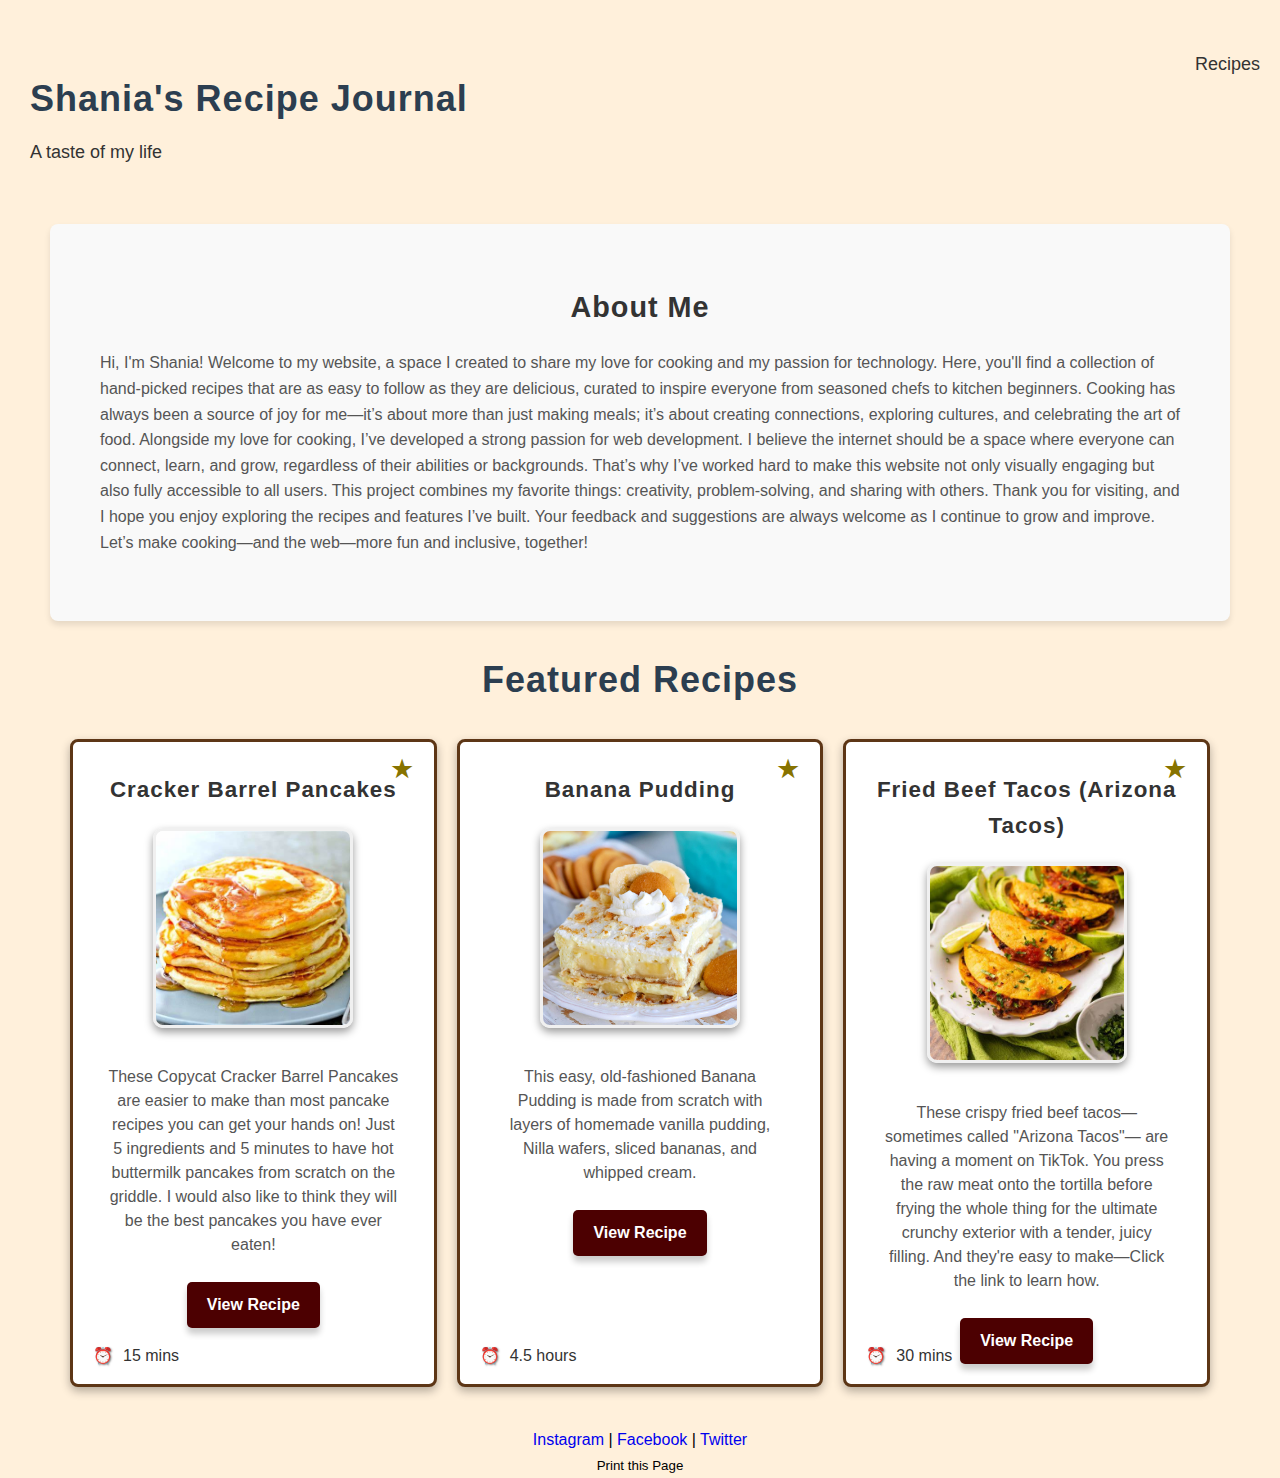
<file: index.html>
<!DOCTYPE html>
<html lang="en">
<head>
    <meta charset="UTF-8">
    <meta name="viewport" content="width=device-width, initial-scale=1.0">
    <title>My Recipe Website</title>
    <link rel="stylesheet" href="css/reset.css"> <!-- Reset CSS -->
    <link rel="stylesheet" href="css/style.css"> <!-- Custom Styles -->
</head>
<body>
    <!-- Header with title, subtitle, and navbar -->
    <header>
        <div class="header-content">
            <!-- Left side: Title and Subtitle -->
            <div class="title-subtitle">
                <h1>Shania's Recipe Journal</h1>
                <p>A taste of my life</p>
            </div>

            <!-- Right side: Navbar -->
            <nav>
                <ul>
                    <li><a href="recipes.html">Recipes</a></li>
                </ul>
            </nav>
        </div>
    </header>

    <main>
        <div class="about-me-card">
            <div class="about-me-content">
                <h2>About Me</h2>
                <p>Hi, I'm Shania! Welcome to my website, a space I created to share my love 
                    for cooking and my passion for technology. Here, you'll find a collection 
                    of hand-picked recipes that are as easy to follow as they are delicious, curated 
                    to inspire everyone from seasoned chefs to kitchen beginners.

                    Cooking has always been a source of joy for me—it’s about more than just making 
                    meals; it’s about creating connections, exploring cultures, and celebrating the 
                    art of food. Alongside my love for cooking, I’ve developed a strong passion for web 
                    development. I believe the internet should be a space where everyone can connect, learn, 
                    and grow, regardless of their abilities or backgrounds. That’s why I’ve worked hard to 
                    make this website not only visually engaging but also fully accessible to all users.
                    
                    This project combines my favorite things: creativity, problem-solving, and sharing with others. 
                    Thank you for visiting, and I hope you enjoy exploring the recipes and features I’ve built. 
                    Your feedback and suggestions are always welcome as I continue to grow and improve. Let’s make 
                    cooking—and the web—more fun and inclusive, together!
                </p>
            </div>
        </div>
        
        <h2>Featured Recipes</h2>
        <div class="recipe-container">
            <div class="recipe-card">
                <h3>Cracker Barrel Pancakes</h3>
                <img src="images/pancakes.jpg" alt="Cracker Barrel Buttermilk Pancakes" class="recipe-image">
                <p>These Copycat Cracker Barrel Pancakes are easier to make than most 
                    pancake recipes you can get your hands on! Just 5 ingredients and
                    5 minutes to have hot buttermilk pancakes from scratch on the
                    griddle. I would also like to think they will be the best pancakes you have ever eaten!</p>
                    <div class="star-rating">
                        <span class="star">★</span>
                    </div>
                <a href="https://www.mirlandraskitchen.com/copycat-cracker-barrel-pancakes/" target="_blank" class="recipe-button">View Recipe</a>
                <div class="recipe-time">
                    <span class="clock-icon">⏰</span> <!-- Unicode clock emoji -->
                    <span>15 mins</span>
                </div>
            </div>
            <div class="recipe-card" data-recipe="Banana Pudding">
                <h3>Banana Pudding</h3>
                <img src="images/bp.jpg" alt="Banana Pudding" class="recipe-image">
                <p>This easy, old-fashioned Banana Pudding is made from 
                    scratch with layers of homemade vanilla pudding, Nilla 
                    wafers, sliced bananas, and whipped cream.</p>
                    <div class="star-rating">
                        <span class="star">★</span>
                    </div>
                <a href="https://tastesbetterfromscratch.com/banana-pudding/" target="_blank" class="recipe-button">View Recipe</a>
                <div class="recipe-time">
                    <span class="clock-icon">⏰</span> <!-- Unicode clock emoji -->
                    <span>4.5 hours</span>
                </div>
            </div>
            <div class="recipe-card" data-recipe="Fried Beef Tacos">
                <h3>Fried Beef Tacos (Arizona Tacos)</h3>
                <img src="images/tacos.jpg" alt="Fried Beef Tacos" class="recipe-image">
                <p>These crispy fried beef tacos—sometimes called "Arizona Tacos"— are having a moment on TikTok.
                     You press the raw meat onto the tortilla before frying the whole thing for the ultimate crunchy 
                     exterior with a tender, juicy filling. And they're easy to make—Click the link to learn how.</p>
                    <div class="star-rating">
                        <span class="star">★</span>
                    </div>
                <a href="https://www.allrecipes.com/fried-beef-tacos-recipe-7511180" target="_blank" class="recipe-button">View Recipe</a>
                <div class="recipe-time">
                    <span class="clock-icon">⏰</span> <!-- Unicode clock emoji -->
                    <span>30 mins</span>
                </div>
            </div>
        </div>

    </main>

    <footer>
        <div class="social-media">
            <a href="https://www.instagram.com" target="_blank">Instagram</a> |
            <a href="https://www.facebook.com" target="_blank">Facebook</a> |
            <a href="https://www.twitter.com" target="_blank">Twitter</a>
        </div>
        <button onclick="window.print()">Print this Page</button> <!-- Print button -->
    </footer>
</body>
</html>
</file>
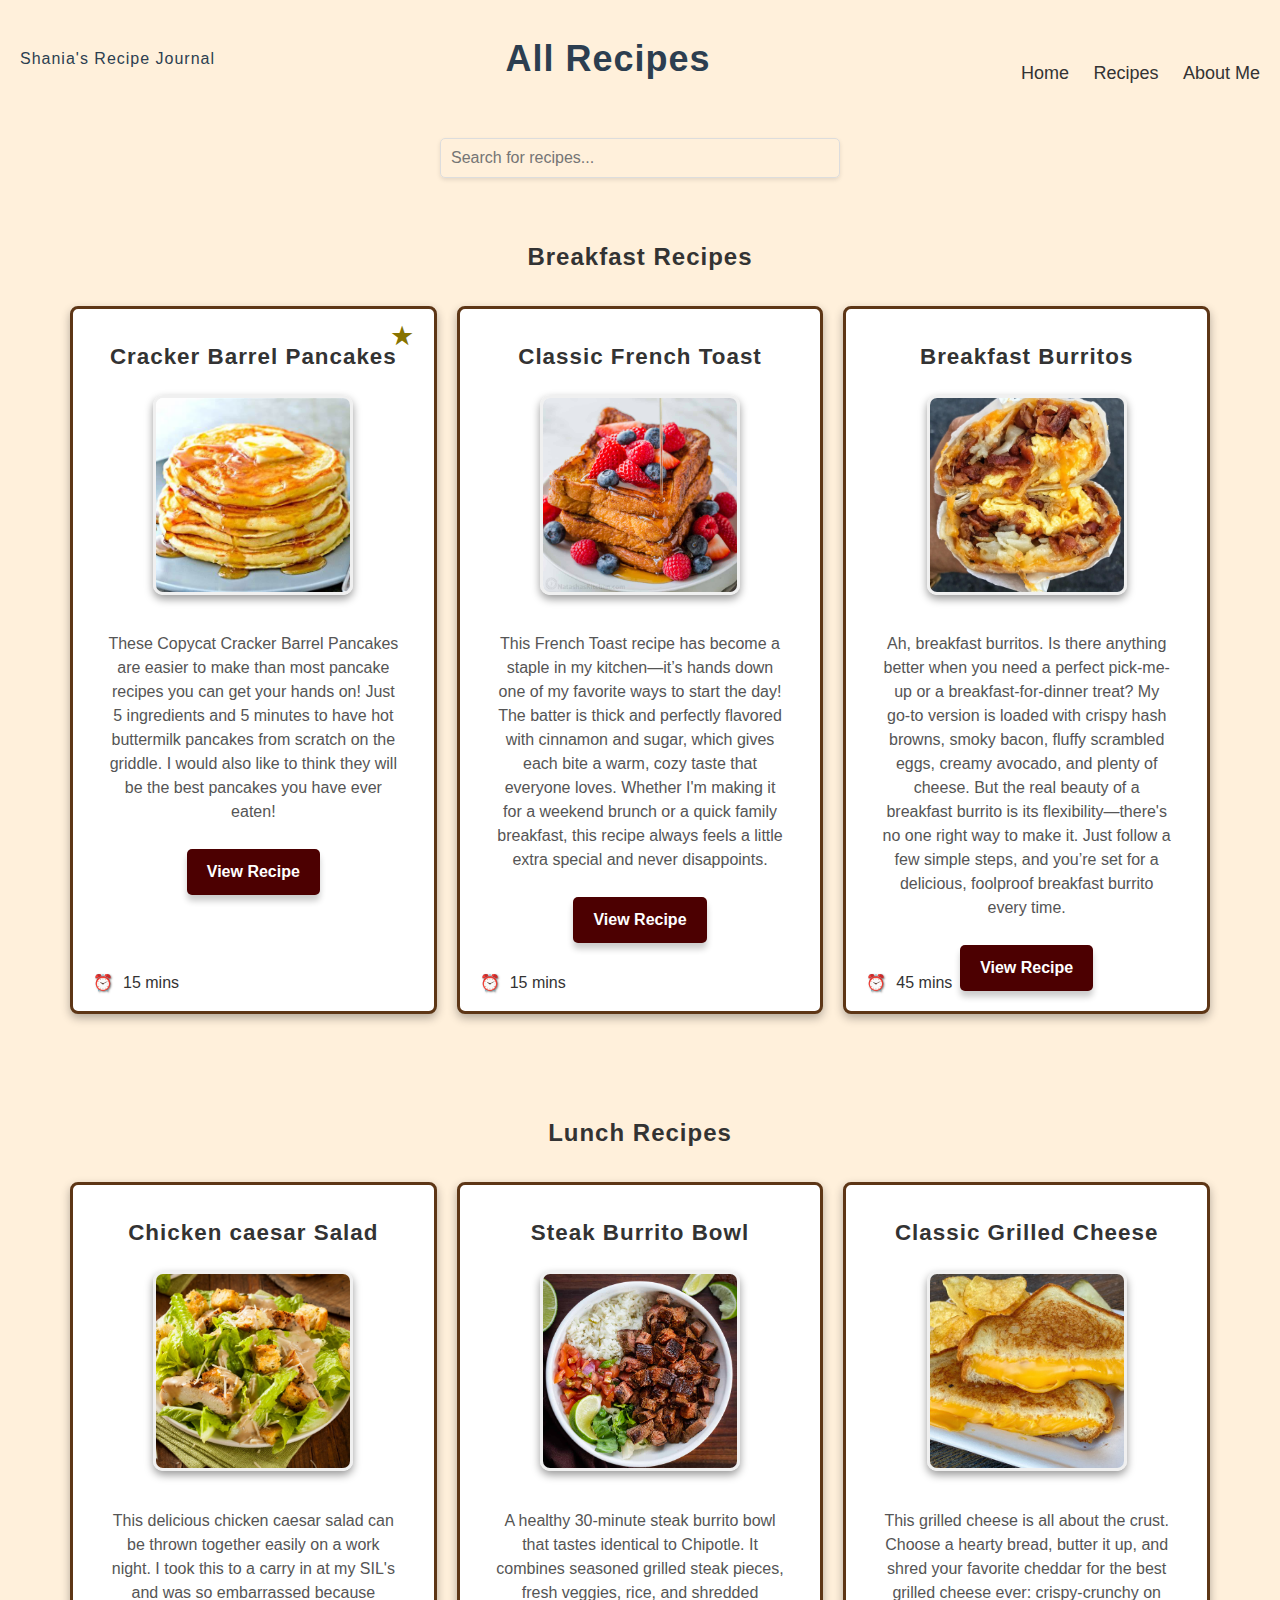
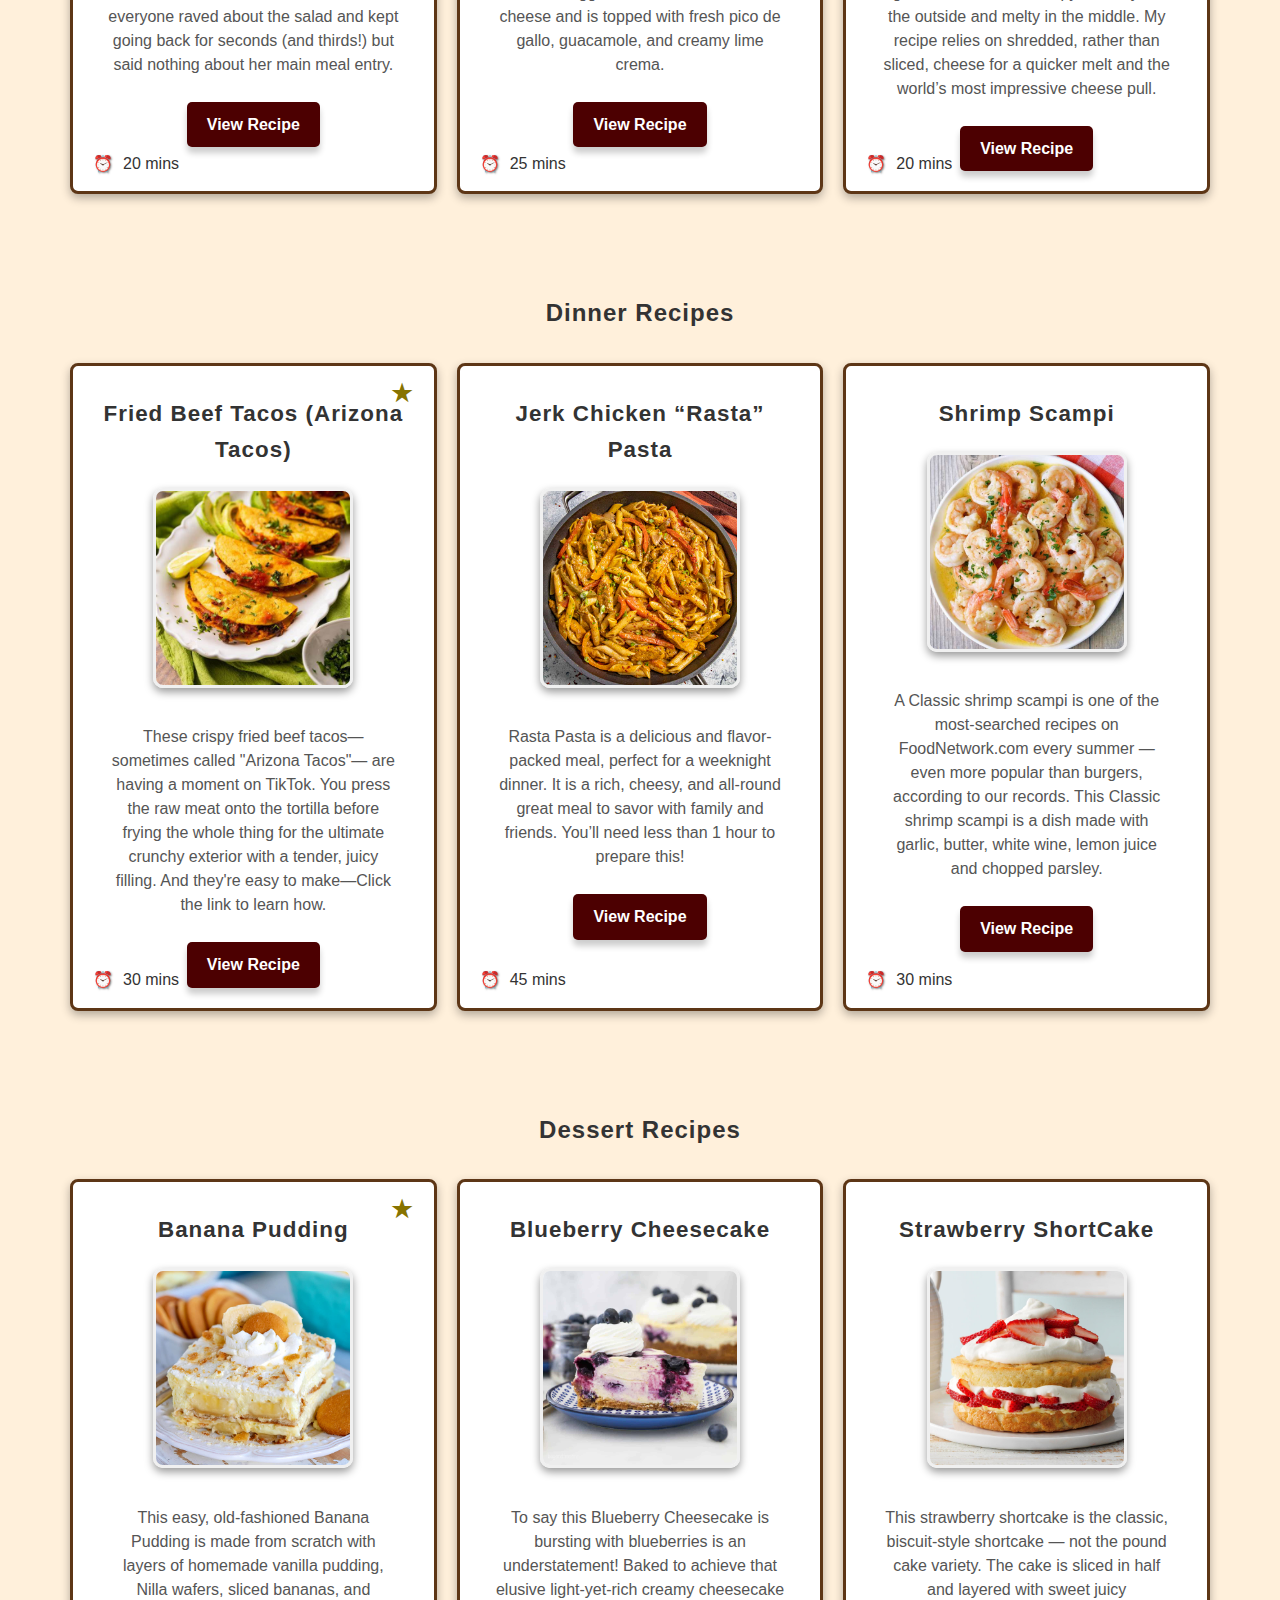
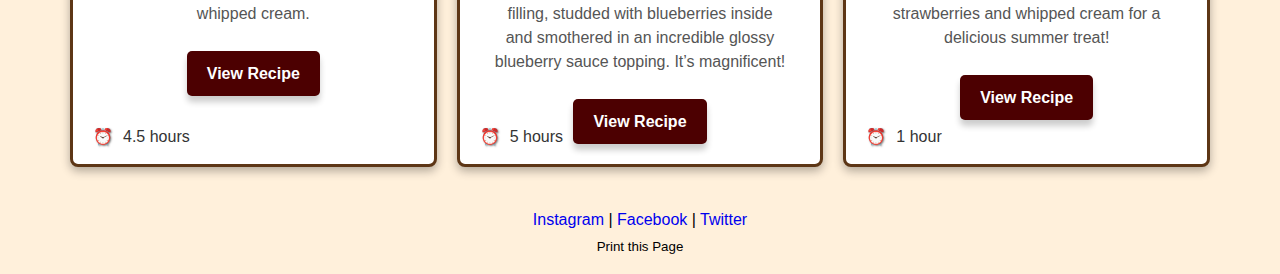
<file: recipes.html>
<!DOCTYPE html>
<html lang="en">
<head>
    <meta charset="UTF-8">
    <meta name="viewport" content="width=device-width, initial-scale=1.0">
    <title>Shania's Recipes</title>
    <link rel="stylesheet" href="css/style.css">
    <link rel="stylesheet" href="css/reset.css"> <!-- Reset CSS -->
</head>
<body>
    <header>
        <h1>Shania's Recipe Journal</h1>
        <h2>All Recipes</h2>
       <nav>
        <ul>
            <li><a href="index.html">Home</a></li>
            <li><a href="recipes.html">Recipes</a>
                <ul class="dropdown">
                    <li><a href="recipes.html#breakfast">Breakfast</a></li>
                    <li><a href="recipes.html#lunch">Lunch</a></li>
                    <li><a href="recipes.html#dinner">Dinner</a></li>
                    <li><a href="recipes.html#desserts">Desserts</a></li>
                </ul>
            </li>
            <li><a href="index.html#aboutme">About Me</a>
        </ul>
    </nav>
    </header>

    <main>
        <div class="search-container">
            <input type="text" id="search-bar" placeholder="Search for recipes..." aria-label="Search recipes">
        </div>
        <section id="breakfast">
            <h2>Breakfast Recipes</h2>
            <!-- List of breakfast recipe cards -->
            <div class="recipe-container">
                    <div class="recipe-card" data-recipe="Cracker Barrel Buttermilk Pancakes">
                        <h3>Cracker Barrel Pancakes</h3>
                        <img src="images/pancakes.jpg" alt="Cracker Barrel Buttermilk Pancakes" class="recipe-image">
                        <p>These Copycat Cracker Barrel Pancakes are easier to make than most 
                            pancake recipes you can get your hands on! Just 5 ingredients and
                            5 minutes to have hot buttermilk pancakes from scratch on the
                            griddle. I would also like to think they will be the best pancakes you have ever eaten!</p>
                            <div class="star-rating">
                                <span class="star">★</span>
                            </div>
                        <a href="https://www.mirlandraskitchen.com/copycat-cracker-barrel-pancakes/" target="_blank" class="recipe-button">View Recipe</a>
                        <div class="recipe-time">
                            <span class="clock-icon">⏰</span> <!-- Unicode clock emoji -->
                            <span>15 mins</span>
                        </div>
                    </div>
                    <div class="recipe-card" data-recipe=" French toast">
                        <h3>Classic French Toast</h3>
                        <img src="images/frenchtoast.jpg" alt="French toast with berries" class="recipe-image">
                        <p>This French Toast recipe has become a staple in my kitchen—it’s hands down 
                            one of my favorite ways to start the day! The batter is thick and perfectly 
                            flavored with cinnamon and sugar, which gives each bite a warm, cozy taste that 
                            everyone loves. Whether I'm making it for a weekend brunch or a quick family breakfast,
                            this recipe always feels a little extra special and never disappoints.</p>
                        <a href="https://tastesbetterfromscratch.com/classic-french-toast/" target="_blank" class="recipe-button">View Recipe</a>
                        <div class="recipe-time">
                            <span class="clock-icon">⏰</span> <!-- Unicode clock emoji -->
                            <span>15 mins</span>
                        </div>
                    </div>
                    <div class="recipe-card" data-recipe="Breakfast Burrito">
                        <h3>Breakfast Burritos</h3>
                        <img src="images/burrito.jpg" alt="Breakfast Burritos" class="recipe-image">
                        <p>Ah, breakfast burritos. Is there anything better when you need a perfect
                            pick-me-up or a breakfast-for-dinner treat? My go-to version is loaded
                            with crispy hash browns, smoky bacon, fluffy scrambled eggs, creamy avocado,
                            and plenty of cheese. But the real beauty of a breakfast burrito is its
                            flexibility—there's no one right way to make it. Just follow a few simple steps, 
                            and you’re set for a delicious, foolproof breakfast burrito every time.</p>
                        <a href="https://www.delish.com/cooking/recipe-ideas/a24569400/breakfast-burrito-recipe/" target="_blank" class="recipe-button">View Recipe</a>
                        <div class="recipe-time">
                            <span class="clock-icon">⏰</span> <!-- Unicode clock emoji -->
                            <span>45 mins</span>
                        </div>
                    </div>
                <p id="no-results" style="display: none; text-align: center; font-size: 18px; margin-top: 20px;">No recipes found. Try searching for something else!</p>
            </div>
        </section>

        <section id="lunch">
            <h2>Lunch Recipes</h2>
            <!-- List of lunch recipe cards -->
            <div class="recipe-container">
                <div class="recipe-card" data-recipe="Chicken Caesar Salad">
                    <h3>Chicken caesar Salad</h3>
                    <img src="images/salad.jpg" alt="Chicken Caesar Salad" class="recipe-image">
                    <p>This delicious chicken caesar salad can be thrown together easily on a work
                        night. I took this to a carry in at my SIL's and was so embarrassed because
                        everyone raved about the salad and kept going back for seconds (and thirds!)
                        but said nothing about her main meal entry.</p>
                    <a href="https://www.food.com/recipe/easy-chicken-caesar-salad-98522" target="_blank" class="recipe-button">View Recipe</a>
                    <div class="recipe-time">
                        <span class="clock-icon">⏰</span> <!-- Unicode clock emoji -->
                        <span>20 mins</span>
                    </div>
                </div>
                <div class="recipe-card" data-recipe="Steak Burrito Bowl">
                    <h3>Steak Burrito Bowl</h3>
                    <img src="images/steakbowl.jpg" alt="Steak Burrito Bowl" class="recipe-image">
                    <p>A healthy 30-minute steak burrito bowl that tastes identical to Chipotle. 
                        It combines seasoned grilled steak pieces, fresh veggies, rice, 
                        and shredded cheese and is topped with fresh pico de gallo, guacamole, 
                        and creamy lime crema.</p>
                    <a href="https://healthylittlepeach.com/steak-burrito-bowl-chipotle-copycat/#wprm-recipe-container-41063" target="_blank" class="recipe-button">View Recipe</a>
                    <div class="recipe-time">
                        <span class="clock-icon">⏰</span> <!-- Unicode clock emoji -->
                        <span>25 mins</span>
                    </div>
                </div>
                <div class="recipe-card" data-recipe="Classic Grilled Cheese">
                    <h3>Classic Grilled Cheese</h3>
                    <img src="images/grilledcheese.jpg" alt="Classic Grilled Cheese" class="recipe-image">
                    <p>This grilled cheese is all about the crust. Choose a hearty bread, butter
                        it up, and shred your favorite cheddar for the best grilled cheese ever:
                        crispy-crunchy on the outside and melty in the middle. My recipe relies
                        on shredded, rather than sliced, cheese for a quicker melt and the world’s
                        most impressive cheese pull.</p>
                    <a href="https://www.delish.com/cooking/recipe-ideas/a19610233/how-to-make-best-grilled-cheese/" target="_blank" class="recipe-button">View Recipe</a>
                    <div class="recipe-time">
                        <span class="clock-icon">⏰</span> <!-- Unicode clock emoji -->
                        <span>20 mins</span>
                    </div>
                </div>
                <p id="no-results" style="display: none; text-align: center; font-size: 18px; margin-top: 20px;">No recipes found. Try searching for something else!</p>
            </div>
        </section>

        <section id="dinner">
            <h2>Dinner Recipes</h2>
            <!-- List of dinner recipe cards -->
            <div class="recipe-container">
                <div class="recipe-card" data-recipe="Fried Beef Tacos">
                    <h3>Fried Beef Tacos (Arizona Tacos)</h3>
                    <img src="images/tacos.jpg" alt="Fried Beef Tacos" class="recipe-image">
                    <p>These crispy fried beef tacos—sometimes called "Arizona Tacos"— are having a moment on TikTok.
                         You press the raw meat onto the tortilla before frying the whole thing for the ultimate crunchy 
                         exterior with a tender, juicy filling. And they're easy to make—Click the link to learn how.</p>
                        <div class="star-rating">
                            <span class="star">★</span>
                        </div>
                    <a href="https://www.allrecipes.com/fried-beef-tacos-recipe-7511180" target="_blank" class="recipe-button">View Recipe</a>
                    <div class="recipe-time">
                        <span class="clock-icon">⏰</span> <!-- Unicode clock emoji -->
                        <span>30 mins</span>
                    </div>
                </div>
                <div class="recipe-card" data-recipe="Jerk Chicken Rasta Pasta">
                    <h3>Jerk Chicken “Rasta” Pasta</h3>
                    <img src="images/rastapasta.jpg" alt="Jerk Chicken “Rasta” Pasta" class="recipe-image">
                    <p>Rasta Pasta is a delicious and flavor-packed meal, perfect for a weeknight dinner. It is a rich, cheesy, 
                        and all-round great meal to savor with family and friends. You’ll need less than 1 hour to prepare this!</p>
                    <a href="https://cheflolaskitchen.com/jamaican-rasta-pasta/" target="_blank" class="recipe-button">View Recipe</a>
                    <div class="recipe-time">
                        <span class="clock-icon">⏰</span> <!-- Unicode clock emoji -->
                        <span>45 mins</span>
                    </div>
                </div>
                <div class="recipe-card" data-recipe="Shrimp Scampi">
                    <h3>Shrimp Scampi</h3>
                    <img src="images/shrimp.jpg" alt="Shrimp Scampi" class="recipe-image">
                    <p>A Classic shrimp scampi is one of the most-searched recipes on FoodNetwork.com 
                        every summer — even more popular than burgers, according to our records. This 
                        Classic shrimp scampi is a dish made with garlic, butter, white wine, lemon 
                        juice and chopped parsley.</p>
                    <a href="https://www.foodnetwork.com/recipes/food-network-kitchen/classic-shrimp-scampi-8849846" target="_blank" class="recipe-button">View Recipe</a>
                    <div class="recipe-time">
                        <span class="clock-icon">⏰</span> <!-- Unicode clock emoji -->
                        <span>30 mins</span>
                    </div>
                </div>
            <p id="no-results" style="display: none; text-align: center; font-size: 18px; margin-top: 20px;">No recipes found. Try searching for something else!</p>
        </div>
    </section>

    <section id="dessert">
        <h2>Dessert Recipes</h2>
        <!-- List of dinner recipe cards -->
        <div class="recipe-container">
            <div class="recipe-card" data-recipe="Banana Pudding">
                <h3>Banana Pudding</h3>
                <img src="images/bp.jpg" alt="Banana Pudding" class="recipe-image">
                <p>This easy, old-fashioned Banana Pudding is made from 
                    scratch with layers of homemade vanilla pudding, Nilla 
                    wafers, sliced bananas, and whipped cream.</p>
                    <div class="star-rating">
                        <span class="star">★</span>
                    </div>
                <a href="https://tastesbetterfromscratch.com/banana-pudding/" target="_blank" class="recipe-button">View Recipe</a>
                <div class="recipe-time">
                    <span class="clock-icon">⏰</span> <!-- Unicode clock emoji -->
                    <span>4.5 hours</span>
                </div>
            </div>
            <div class="recipe-card" data-recipe="Blueberry Cheesecake">
                <h3>Blueberry Cheesecake</h3>
                <img src="images/blueberry.jpg" alt="Blueberry Cheesecake" class="recipe-image">
                <p>To say this Blueberry Cheesecake is bursting with blueberries is an understatement! 
                    Baked to achieve that elusive light-yet-rich creamy cheesecake filling, studded 
                    with blueberries inside and smothered in an incredible glossy blueberry sauce 
                    topping. It’s magnificent! </p>
                <a href="https://www.recipetineats.com/blueberry-cheesecake/" target="_blank" class="recipe-button">View Recipe</a>
                <div class="recipe-time">
                    <span class="clock-icon">⏰</span> <!-- Unicode clock emoji -->
                    <span>5 hours</span>
                </div>
            </div>
            <div class="recipe-card" data-recipe="Strawberry ShortCake">
                <h3>Strawberry ShortCake</h3>
                <img src="images/strawberry.jpg" alt="Strawberry ShortCake" class="recipe-image">
                <p>This strawberry shortcake is the classic, biscuit-style shortcake — 
                    not the pound cake variety. The cake is sliced in half and layered 
                    with sweet juicy strawberries and whipped cream for a delicious summer treat!</p>
                <a href="https://www.allrecipes.com/recipe/8201/strawberry-shortcake/" target="_blank" class="recipe-button">View Recipe</a>
                <div class="recipe-time">
                    <span class="clock-icon">⏰</span> <!-- Unicode clock emoji -->
                    <span>1 hour</span>
                </div>
            </div>
        <p id="no-results" style="display: none; text-align: center; font-size: 18px; margin-top: 20px;">No recipes found. Try searching for something else!</p>
    </div>
</section>
    

        <!-- Additional sections for Categories like Quick & Easy, Vegan, etc. -->
    </main>

    <footer>
        <div class="social-media">
            <a href="https://www.instagram.com" target="_blank">Instagram</a> |
            <a href="https://www.facebook.com" target="_blank">Facebook</a> |
            <a href="https://www.twitter.com" target="_blank">Twitter</a>
        </div>
        <button onclick="window.print()">Print this Page</button> <!-- Print button --></p>
    </footer>
    <script src="js/scripts.js" defer></script>
</body>
</html>
</file>
<file: css/style.css>
/* Reset CSS (This is already linked separately, but I'll include it for completeness) */
* {
    margin: 0;
    padding: 0;
    box-sizing: border-box;
}

html {
    scroll-behavior: smooth;
}

body {
    margin: 0;
    padding: 0;
    font-family: Arial, sans-serif;
    text-align: center;
    background-color: #fff0db;
}

/* Header styling */
header {
    display: flex;               /* Flexbox layout */
    justify-content: space-between; /* Space between the title/subtitle and navbar */
    align-items: center;         /* Vertically center items */
    padding: 20px;               /* Padding around the header */
    background-color: none;   /* Header background color */
}


.header-content {
    display: flex;               /* Flexbox layout for the header content */
    justify-content: space-between; /* Space between title/subtitle and navbar */
    width: 100%;                 /* Full width to ensure space between title and nav */
}

header h2{
    font-size: 36px;              /* Set font size */
    font-weight: bold;            /* Make the font bold */
    color: #2c3e50;               /* Dark color for the text */
    text-align: Center;             /* Align text to the left */
    margin: 0;                    /* Remove default margin */
    padding: 10px 0;              /* Add some padding on top and bottom */
    font-family: 'Arial', sans-serif; /* Font family */
    letter-spacing: 1px;
}

.title-subtitle {
    text-align: left;            /* Align title and subtitle to the left */
}

.title-subtitle h1 {
    margin-top: 40px;
    margin-left: 10px;                   /* Remove margin around the title */
    font-size: 36px;             /* Font size for the title */
}

.title-subtitle p {        
    font-size: 18px;             /* Font size for the subtitle */
    color: #333; 
    margin-left: 10px;                 /* Subtitle color */
}

/* Navbar styling */
nav {
    text-align: right;           /* Align navbar to the right */
}

nav ul {
    list-style: none;            /* Remove bullet points */
    padding: 0;
    margin-top: 30px;
}

nav ul li {
    display: inline-block;       /* Display navbar items horizontally */
    margin-left: 20px;           /* Add space between navbar items */
}

nav ul li a {
    text-decoration: none;       /* Remove underline from links */
    color: #333;                 /* Link color */
    font-size: 18px;             /* Font size for the links */
}

nav ul li a:hover {
    color: #ffcb05;              /* Hover effect color */
}

/* Optional: Styling for dropdown */
nav ul li ul {
    display: none;               /* Hide dropdowns by default */
    position: absolute;          /* Position dropdowns */
    background-color: #fff;      /* Background color */
    box-shadow: 0 8px 16px rgba(0, 0, 0, 0.2); /* Shadow for dropdown */
    margin-top: 0;
    z-index: 1000;   
}

nav ul li:hover ul {
    display: block;              /* Show dropdown when hovering over parent */
}

nav ul li ul li {
    display: block;              /* Display dropdown items vertically */
    padding: 10px 20px;          /* Padding for dropdown items */
}

nav ul li ul li a {
    color: #333;                 /* Link color in the dropdown */
    font-size: 16px;             /* Font size for dropdown links */
}

nav ul li ul li a:hover {
    color: #ffcb05;              /* Hover effect color for dropdown */
}




/* Style for the main title (h1) */
h1 {
    font-size: 36px;              /* Set font size */
    font-weight: bold;            /* Make the font bold */
    color: #2c3e50;               /* Dark color for the text */
    text-align: left;             /* Align text to the left */
    margin: 0;                    /* Remove default margin */
    padding: 10px 0;              /* Add some padding on top and bottom */
    font-family: 'Arial', sans-serif; /* Font family */
    letter-spacing: 1px;          /* Slightly increase letter spacing */
}

h2{
    font-size: 36px;              /* Set font size */
    font-weight: bold;            /* Make the font bold */
    color: #2c3e50;               /* Dark color for the text */
    text-align: Center;             /* Align text to the left */
    margin: 0;                    /* Remove default margin */
    padding: 10px 0;              /* Add some padding on top and bottom */
    font-family: 'Arial', sans-serif; /* Font family */
    letter-spacing: 1px;
}

h3{
    font-size: 36px;              /* Set font size */
    font-weight: bold;            /* Make the font bold */
    color: #2c3e50;               /* Dark color for the text */
    text-align: Center;             /* Align text to the left */
    margin: 0;                    /* Remove default margin */
    padding: 10px 0;              /* Add some padding on top and bottom */
    font-family: 'Arial', sans-serif; /* Font family */
    letter-spacing: 1px;
}
/*breakfast, lunch and dinner styling*/
#breakfast h2, #lunch h2, #dinner h2, #dessert h2 {
    color: #333; /* Text color */
    font-size: 24px; /* Font size */
    font-weight: bold; /* Bold font */
    text-align: center; /* Center align text */
    margin-top: 50px; /* Space above the heading */

}

/* Image Styling*/ 
.about-me-card {
    display: flex;
    flex-direction: column; /* Default: vertical layout for mobile */
    align-items: center;
    background-color: #f9f9f9;
    border-radius: 8px;
    box-shadow: 0 4px 6px rgba(0, 0, 0, 0.1);
    padding: 50px;
    margin: 20px auto;
    text-align: center; /* Centered text for smaller screens */
    margin-left: 50px;
    margin-right: 50px;
}



.about-me-content h2 {
    font-size: 1.8rem;
    margin-bottom: 10px;
    color: #333;
}

.about-me-content p {
    font-size: 1rem;
    line-height: 1.6;
    color: #555;
}

/* Media query for larger screens */
@media (min-width: 768px) {
    .about-me-card {
        flex-direction: row; /* Horizontal layout for desktop */
        text-align: left; /* Align text to the left */
    }


}


/* Recipe Card Styling */
.recipe-container {
    display: flex;
    flex-wrap: wrap;
    gap: 20px; /* Space between the cards */
    padding-left: 70px;
    padding-right: 70px;
    padding-top: 10px;
    padding-bottom: 30px;
    justify-content: space-between;
    
}

.recipe-card {
    background-color: white;
    border: 1px solid #ddd; /* Subtle border */
    border-radius: 8px; /* Rounded corners for softer look */
    box-shadow: 0 4px 10px rgba(0, 0, 0, 0.3); /* Increased shadow for depth */
    overflow: hidden; /* Makes rounded corners apply to child elements */
    transition: transform 0.2s, box-shadow 0.2s;
    padding: 10px;
    margin: 10px 0;
    flex: 1 1 100%; /* Default to 1 card per row */
    border: 3px solid #5d3616; /* Light border for separation */
    position: relative;
    
}

/* Styling for the time display */
.recipe-time {
    display: flex;
    align-items: center;
    gap: 5px; /* Space between icon and text */
    font-size: 1em;
    color: #333; /* Darker color for better contrast */
    position: absolute;
    bottom: 10px;
    left: 15px;
}

/* Styling for the clock icon */
.clock-icon {
    background-color: #fff; /* White background */
    border-radius: 50%; /* Make it circular */
    padding: 5px;
    color: #6B4F3D;
    text-shadow: 1px 1px 2px rgba(0, 0, 0, 0.5); /* Subtle shadow */
}

/* Styling for the star rating */
.star-rating {
    display: flex;
    position: absolute;
    top: 5px;
    right: 20px;
    
}

/* Default star color (empty star) */
.star {
    font-size: 1.7em;
    color: rgb(135, 115, 0); /* Yellow color for stars */
    cursor: pointer;
}

/* For cards that don't have stars, hover will turn the card light gray */
.recipe-card:not(:has(.star-rating)):hover {
    background-color: rgb(255, 255, 255); /* Recipe card turns light gray when hovered */
}

/* Image Styling */
.recipe-image {
    width: 100%; /* Full width on mobile */
    height: auto;
    object-fit: cover;
    border-radius: 10px; /* Matches card border-radius */
    margin-bottom: 10px;
    border: 3px solid #f0f0f0; /* Light border for separation */
    box-shadow: 0 4px 8px rgba(0, 0, 0, 0.2); /* Soft shadow */
}

/* Recipe Title Styling */
.recipe-card h3 {
    font-size: 1.4em;
    margin: 10px 10px;
    color: #333;
    font-weight: bold;
}

/* Recipe Description Styling */
.recipe-card p {
    font-size: 1em;
    line-height: 1.5;
    color: #555;
    margin: 20px;
    padding: 0 5px 0 5px; 
}

/* Hover Effect */
.recipe-card:hover {
    transform: scale(1.05); /* Slight zoom on hover */
    box-shadow: 0 6px 15px rgba(0, 0, 0, 0.2); /* More shadow on hover */
    background-color: #feffea;
}

.recipe-button {
    display: inline-block;
    margin-top: 5px;
    margin-bottom: 10px;
    padding: 10px 20px;
    background-color: #4C0001; /* Button color */
    color: white;
    text-decoration: none;
    font-weight: bold;
    border-radius: 5px;
    transition: background-color 0.3s ease; /* Smooth hover effect */
    text-align: center;
    box-shadow: 0 6px 6px rgba(0, 0, 0, 0.2);
}

.recipe-button:hover {
    background-color: #1f0500; /* Darker color on hover */
}

/* JS STUFF*/
.sort-buttons {
    margin-bottom: 20px;
    display: flex;
    gap: 10px;
}

.sort-buttons button {
    padding: 10px 15px;
    background-color: #333;
    color: #fff;
    border: none;
    border-radius: 5px;
    cursor: pointer;
    transition: background-color 0.3s;
}

.sort-buttons button:hover {
    background-color: #555;
}

/*Search Bar styling*/ 
.search-container {
    margin: 20px 0;
    text-align: center;
}

#search-bar {
    padding: 10px;
    width: 80%;
    max-width: 400px;
    font-size: 16px;
    border: 1px solid #ddd;
    border-radius: 5px;
    box-shadow: 0 2px 4px rgba(0, 0, 0, 0.1);
}

#no-results {
    color: #ff6b6b;
    font-weight: bold;
}

/* For screens 600px and wider, show 2 cards per row */
@media (min-width: 600px) {
    .recipe-card {
        flex: 1 1 45%;
    }
    .recipe-image {
        width: 80%; /* Full width of the card */
        height: auto; /* Consistent height for images on desktop */
    }
}

/* For screens 900px and wider, show 3 cards per row */
@media (min-width: 900px) {
    .recipe-card {
        flex: 1 1 30%;
    }
    .recipe-image {
        width: 200px; /* Full width of the card */
        height: 200px; /* Consistent height for images on desktop */
        border-radius: 10px; /* Matches card border-radius */
        margin-bottom: 10px;
        border: 3px solid #f0f0f0; /* Light border for separation */
        box-shadow: 0 4px 8px rgba(0, 0, 0, 0.4); /* Soft shadow */
    }
}
</file>
